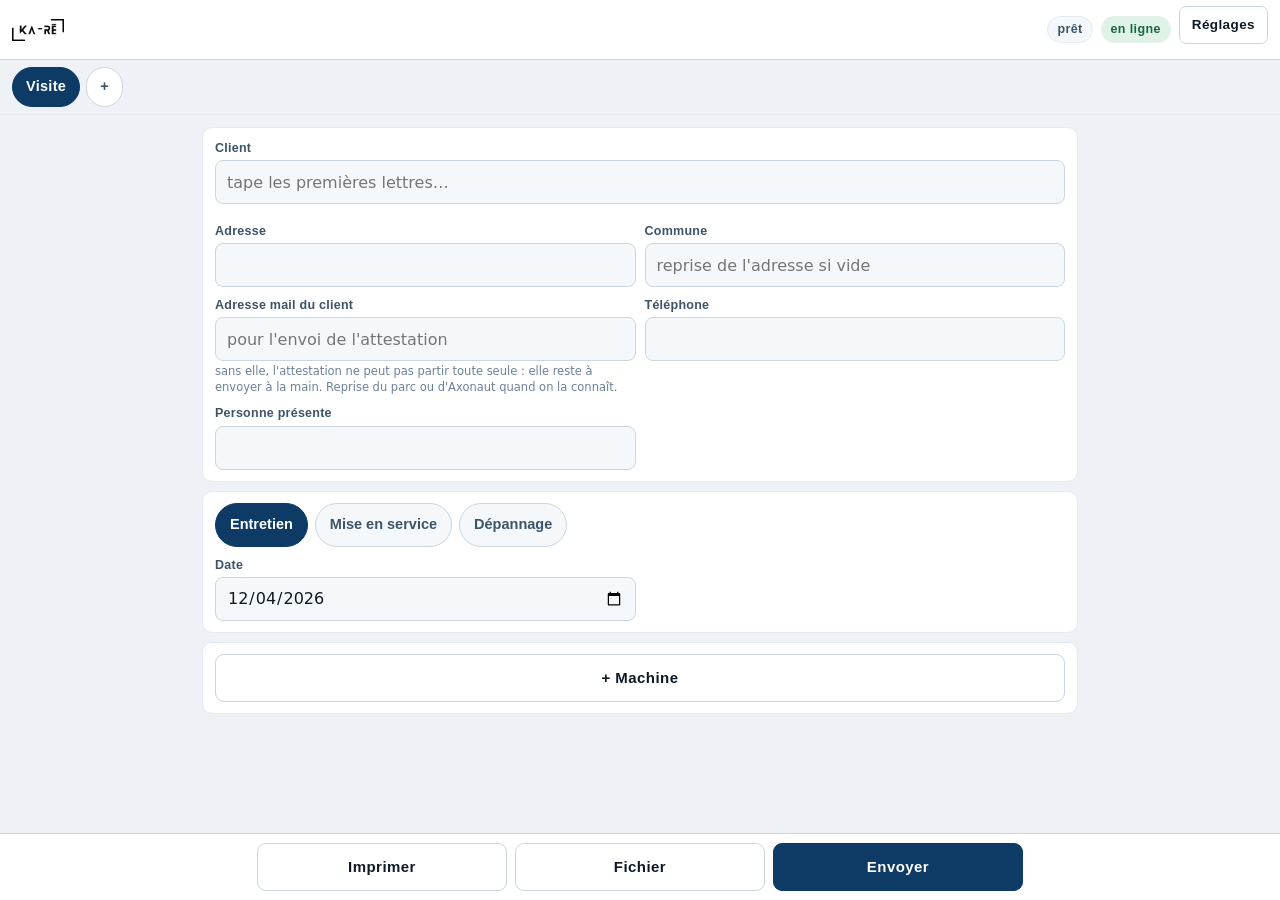
<file: index.html>
<!doctype html>
<html lang="fr">
<head>
<meta charset="utf-8">
<meta name="viewport" content="width=device-width, initial-scale=1, viewport-fit=cover">
<title>Fiche terrain KA-RÉ</title>
<meta name="description" content="Relevé d'intervention KA-RÉ — chaudière, PAC, clim, adoucisseur, VMC, chauffe-eau thermodynamique.">
<meta name="theme-color" content="#0D3B66">
<link rel="manifest" href="manifest.webmanifest">
<link rel="icon" href="icon-192.png">
<link rel="apple-touch-icon" href="icon-192.png">
<meta name="apple-mobile-web-app-capable" content="yes">
<meta name="apple-mobile-web-app-title" content="KA-RÉ">
<link rel="stylesheet" href="app.css?v=3.33">
</head>
<body>
<div class="barre">
  <img class="logo" src="logo.png?v=3.33" alt="KA-RÉ">
  <span class="pastille" id="pEtat">—</span>
  <span class="pastille" id="pReseau">—</span>
  <span class="pastille noprint" id="pFile" hidden>0 en attente</span>
  <button type="button" class="btn mini noprint" id="bReglages">Réglages</button>
</div>

<div class="maj-bandeau noprint" id="majBandeau" hidden>
  <span id="majBandeauTexte">Une nouvelle version de l'application est prête.</span>
  <button type="button" class="btn mini p" id="bMajInstaller">Installer maintenant</button>
  <button type="button" class="btn mini" id="bMajPlusTard">Plus tard</button>
</div>

<div class="onglets noprint" id="onglets" role="tablist"></div>

<main id="app"></main>

<div class="piedbar noprint">
  <button type="button" class="btn" id="bImprimer">Imprimer</button>
  <button type="button" class="btn" id="bFichier">Fichier</button>
  <button type="button" class="btn p" id="bEnvoyer">Envoyer</button>
</div>

<dialog id="dlgMachine">
  <div class="dlg-tete">Ajouter une machine</div>
  <div class="dlg-corps" id="listeTechnos"></div>
  <div class="dlg-pied"><button type="button" class="btn" data-fermer>Annuler</button></div>
</dialog>

<dialog id="dlgFiche" class="plein">
  <div class="dlg-tete" id="ficheTitre">Notice</div>
  <div class="fiche-onglets" id="ficheOnglets"></div>
  <div class="dlg-corps fiche-corps"><img id="ficheImg" alt="Planche de la notice"></div>
  <div class="dlg-pied fiche-pied">
    <button type="button" class="btn" id="fichePrec">‹ Précédente</button>
    <span class="fiche-pos" id="fichePos"></span>
    <button type="button" class="btn" id="ficheSuiv">Suivante ›</button>
    <button type="button" class="btn p" data-fermer>Fermer</button>
  </div>
</dialog>

<dialog id="dlgRestant">
  <div class="dlg-tete">Des relevés ne sont pas renseignés</div>
  <div class="dlg-corps">
    <div id="restantCorps"></div>
    <p class="aide">Ces points figureront sur le document du client avec la mention « non renseigné ». Si tu ne peux pas les prendre sur cet appareil, marque-les plutôt « sans objet » : c'est plus juste et ça se justifie.</p>
  </div>
  <div class="dlg-pied">
    <button type="button" class="btn" id="bRestantEnvoyer">Envoyer quand même</button>
    <button type="button" class="btn p" id="bRestantVoir">Aller les compléter</button>
  </div>
</dialog>

<dialog id="dlgEnvoi">
  <div class="dlg-tete">Ce qui va partir</div>
  <div class="dlg-corps">
    <div id="envoiDate"></div>
    <div class="champ plein" style="margin-bottom:10px">
      <label for="envoiMail">Adresse mail du client</label>
      <input type="email" id="envoiMail" placeholder="sans elle, l'attestation ne part pas au client" autocomplete="off">
      <div class="mini" id="envoiMailNote"></div>
    </div>
    <div id="envoiCorps"></div>
    <p class="aide">Décoche une fiche pour ne pas l'envoyer. Elle reste sur la tablette, tu pourras l'envoyer plus tard ou la supprimer.</p>
  </div>
  <div class="dlg-pied">
    <button type="button" class="btn" data-fermer>Annuler</button>
    <button type="button" class="btn p" id="bEnvoiGo">Envoyer</button>
  </div>
</dialog>

<dialog id="dlgSignRappel">
  <div class="dlg-tete">Le client n'a pas signé</div>
  <div class="dlg-corps">
    <p class="aide">La signature du commanditaire vaut preuve de remise du document. Si le client n'est pas là, le document doit le dire — c'est ce qui te protège en cas de contestation.</p>
  </div>
  <div class="dlg-pied">
    <button type="button" class="btn" id="bSignPlusTard">Continuer sans</button>
    <button type="button" class="btn" id="bSignAbsent">Client absent</button>
    <button type="button" class="btn p" id="bSignMaintenant">Faire signer</button>
  </div>
</dialog>

<dialog id="dlgApres">
  <div class="dlg-tete" id="apresTitre">Fiche envoyée</div>
  <div class="dlg-corps">
    <p class="aide" id="apresTexte">Tu peux enchaîner sur le client suivant : la visite en cours sera remise à zéro.</p>
  </div>
  <div class="dlg-pied">
    <button type="button" class="btn" data-fermer>Rester sur ce client</button>
    <button type="button" class="btn p" id="bNouveauClient">Client suivant</button>
  </div>
</dialog>

<dialog id="dlgSignClient">
  <div class="dlg-tete">Signature du client</div>
  <div class="dlg-corps" id="signClientCorps"></div>
  <div class="dlg-pied"><button type="button" class="btn" data-fermer>Fermer</button></div>
</dialog>

<dialog id="dlgReglages">
  <div class="dlg-tete">Réglages</div>
  <div class="dlg-corps">
    <div class="alerte info">Ces réglages restent sur cette tablette. Ils ne sont jamais publiés avec l'application.</div>
    <div class="champ plein" style="margin-bottom:10px">
      <label for="cfgFichier">Fichier de configuration KA-RÉ, ou fiche préparée</label>
      <div class="aide">Le fichier <b>config_KA-RE.json</b> contient le parc clients, l'adresse d'envoi et la clé (à importer une seule fois). Une <b>fiche préparée</b> par Claude (fiche_….json) se charge ici aussi, en secours : elle remplace la visite en cours après confirmation.</div>
      <input type="file" id="cfgFichier" accept=".json,application/json" style="margin-top:6px">
    </div>
    <div class="champ plein" style="margin-bottom:10px">
      <label>Fiche préparée par Claude</label>
      <div class="mini" id="fichePrepEtat">—</div>
      <button type="button" class="btn mini p" id="bFichePrep" style="margin-top:6px; width:100%">Récupérer la fiche préparée</button>
      <div class="mini">Claude la dépose dans Make ; elle arrive toute seule à l'ouverture de l'appli quand il y a du réseau. Ce bouton sert à la relancer ou à recharger une fiche déjà vue.</div>
    </div>
    <div class="champ plein" style="margin-bottom:10px">
      <label for="cfgWebhook">Adresse d'envoi (Make)</label>
      <input type="text" id="cfgWebhook" placeholder="collée depuis le fichier de configuration" autocomplete="off">
    </div>
    <div class="champ plein" style="margin-bottom:10px">
      <label for="cfgMajUrl">Adresse de mise à jour (parc et clients)</label>
      <input type="text" id="cfgMajUrl" placeholder="collée depuis le fichier de configuration" autocomplete="off">
      <div class="mini" id="majEtat">—</div>
      <button type="button" class="btn mini p" id="bMaj" style="margin-top:6px; width:100%">Mettre à jour le parc et les clients</button>
      <div class="mini">Va chercher les machines dans Notion et les clients dans Axonaut. Se fait aussi tout seul à l'ouverture, une fois par demi-journée, quand il y a du réseau.</div>
    </div>
    <div class="champ plein" style="margin-bottom:10px">
      <label for="cfgSecret">Clé partagée</label>
      <input type="text" id="cfgSecret" placeholder="clé" autocomplete="off">
    </div>
    <div class="champ plein" style="margin-bottom:10px">
      <label for="cfgTech">Nom du technicien</label>
      <input type="text" id="cfgTech" placeholder="Rémi KATA" autocomplete="off">
    </div>
    <div class="champ plein" style="margin-bottom:10px">
      <label>Ma signature</label>
      <div class="mini">Tracée une seule fois, apposée sur tous les documents.</div>
      <canvas id="cfgSign" class="sign-toile" width="600" height="200"></canvas>
      <div style="display:flex; gap:7px; margin-top:6px">
        <button type="button" class="btn mini" id="bSignEffacer">Effacer</button>
        <button type="button" class="btn mini p" id="bSignGarder">Enregistrer</button>
        <span class="mini" id="signEtat" style="align-self:center"></span>
      </div>
    </div>
    <div class="champ plein" style="margin-bottom:10px">
      <label for="cfgSignClient">Bloc de signature du client</label>
      <select id="cfgSignClient">
        <option value="oui">Afficher — je le fais signer</option>
        <option value="non">Ne pas afficher</option>
      </select>
    </div>
    <div class="champ plein" style="margin-bottom:10px">
      <label for="cfgCodeVerrou">Code de déverrouillage d'une fiche signée</label>
      <input type="password" id="cfgCodeVerrou" inputmode="numeric" placeholder="aucun code : une simple confirmation suffit" autocomplete="new-password">
      <div class="aide" id="cfgCodeVerrouAide">Une fiche signée par le client se verrouille : elle s'envoie et s'imprime, mais ne se modifie plus. « Modifier quand même » demande ce code, et efface la signature (le client resigne le document modifié). Pour changer le code, il faut l'ancien.</div>
    </div>
    <div class="champ plein" style="margin-bottom:10px">
      <label for="cfgMode">Points de contrôle</label>
      <select id="cfgMode">
        <option value="declare">Tout coché — je pointe les exceptions</option>
        <option value="aFaire">Rien coché — liste de ce qu'il me reste à faire</option>
      </select>
      <div class="mini">Dans les deux cas, un point se coche tout seul dès que la mesure qui le prouve est renseignée.</div>
    </div>
    <div class="champ plein" style="margin-bottom:10px">
      <label for="cfgFactureAuto">Facturation automatique des entretiens</label>
      <select id="cfgFactureAuto">
        <option value="non">Désactivée — je facture à la main</option>
        <option value="oui">Activée — Axonaut crée la facture au forfait à l'envoi</option>
      </select>
      <div class="mini">Grille HT : chaudière gaz 150 € · PAC air/eau 210 € · clim 150 € + 50 € par unité intérieure · adoucisseur 120 €. TVA 10 % par défaut. La ligne est proposée cochée sur l'écran d'envoi, tu décoches pour facturer autrement. Une facture émise ne s'annule pas.</div>
    </div>
    <details class="repl ouvert" open>
      <summary>Ma caisse à outils</summary>
      <div class="mini" style="margin:4px 0 8px">Seulement ce que les textes exigent. Repris d'office sur les documents selon la machine : l'analyseur sur les chaudières, le détecteur et l'appareil de mesure sur PAC, clim et chauffe-eau thermodynamique. Modifiable sur une fiche si tu empruntes du matériel.</div>
      <div class="g2">
        <div class="champ"><label for="cfgAnalyseurMarque">Analyseur de combustion — marque</label><input id="cfgAnalyseurMarque" type="text" placeholder="Sauermann" autocomplete="off"></div>
        <div class="champ"><label for="cfgAnalyseurRef">Analyseur — référence</label><input id="cfgAnalyseurRef" type="text" placeholder="Si-CA 130" autocomplete="off"><div class="aide">marque et référence sont exigées sur l'attestation chaudière</div></div>
        <div class="champ"><label for="cfgUniteTirage">Analyseur — unité du tirage affichée</label>
          <select id="cfgUniteTirage"><option value="Pa">Pa (pascal)</option><option value="mbar">mbar (millibar)</option><option value="hPa">hPa (hectopascal)</option></select>
          <div class="aide" id="cfgUniteTirageAide">le champ « tirage » des chaudières se saisit dans cette unité, telle que lue sur l'appareil ; le repère usuel est converti (1 mbar = 1 hPa = 100 Pa)</div></div>
        <div class="champ"><label for="cfgDetecteurRepere">Détecteur de fuite — n° de série ou repère</label><input id="cfgDetecteurRepere" type="text" placeholder="ex. LINSTRUMENT LT-100-PRO2 n° LD23120463" autocomplete="off"></div>
        <div class="champ"><label for="cfgDetecteurControle">Détecteur — dernier contrôle le</label><input id="cfgDetecteurControle" type="date"><div class="aide" id="cfgDetecteurEcheance">les deux sont exigés sur la fiche d'intervention fluides (CERFA 15497*04). Le contrôle du détecteur se fait tous les 12 mois</div></div>
        <div class="champ"><label for="cfgMesureMarque">Appareil de mesure frigorifique — marque</label><input id="cfgMesureMarque" type="text" placeholder="Testo" autocomplete="off"></div>
        <div class="champ"><label for="cfgMesureRef">Appareil de mesure — référence</label><input id="cfgMesureRef" type="text" placeholder="549i (manomètres) · 115i (thermomètres)" autocomplete="off"><div class="aide">manifold ou thermomètre avec lequel tu relèves : marque et référence sont exigées sur l'attestation PAC</div></div>
      </div>
      <div class="champ plein" style="margin-top:6px">
        <label for="cfgAppareils">Autres appareils (facultatif, texte libre)</label>
        <textarea id="cfgAppareils" placeholder="ne sert que si la caisse à outils est vide"></textarea>
      </div>
    </details>
    <details class="repl">
      <summary>Parc clients embarqué</summary>
      <div id="infoParc">—</div>
    </details>
    <details class="repl">
      <summary>Fiches enregistrées sur cette tablette</summary>
      <div id="infoVisites">—</div>
    </details>
    <details class="repl">
      <summary>Sources et réserves réglementaires</summary>
      <div id="infoSources"></div>
    </details>
    <div style="margin-top:12px; display:flex; gap:8px; flex-wrap:wrap">
      <button type="button" class="btn mini" id="bMajAppli">Chercher une mise à jour</button>
      <span class="mini" id="majAppliEtat" style="align-self:center"></span>
      <button type="button" class="btn mini" id="bTester">Tester l'envoi</button>
      <button type="button" class="btn mini" id="bVider">Vider la file d'attente</button>
      <button type="button" class="btn mini d" id="bReset">Effacer cette visite</button>
    </div>
  </div>
  <div class="dlg-pied"><button type="button" class="btn p" data-fermer>Fermer</button></div>
</dialog>

<script src="fiches.js?v=3.33"></script>
<script src="cerfa.js?v=3.33"></script>
<script src="app/30-catalogue.js?v=3.33"></script>
<script src="app/40-noyau.js?v=3.33"></script>
<script src="app/42-fluides.js?v=3.33"></script>
<script src="app/43-aide-frigo.js?v=3.33"></script>
<script src="app/44-ventilation.js?v=3.33"></script>
<script src="app/45-vues.js?v=3.33"></script>
<script src="app/47-signature-client.js?v=3.33"></script>
<script src="app/48-photos.js?v=3.33"></script>
<script src="app/49-facture.js?v=3.33"></script>
<script src="app/50-transport.js?v=3.33"></script>
<script src="app/52-maj.js?v=3.33"></script>
<script src="app/55-document.js?v=3.33"></script>
<script src="app/56-pdf.js?v=3.33"></script>
<script src="app/57-doc-pdf.js?v=3.33"></script>
<script src="app/58-cerfa.js?v=3.33"></script>
<script src="app/59-cerfa-pdf.js?v=3.33"></script>
<script src="app/60-boot.js?v=3.33"></script>
</body>
</html>
</file>
<file: app.css>
:root{
  --fond:#EEF2F6; --carte:#FFFFFF; --carte2:#F5F8FB;
  --trait:#C9D6E2; --trait2:#E2EAF2;
  --texte:#0E1A26; --texte2:#3D5468; --texte3:#6B8199;
  --marque:#0D3B66; --surmarque:#FFFFFF;
  --ok:#146B3A; --okf:#E0F2E7;
  --att:#9A5B00; --attf:#FCEEDA;
  --mal:#A31D14; --malf:#FAE4E1;
  --ui:'Barlow Semi Condensed','Arial Narrow',Arial,sans-serif;
  --corps:'Barlow',system-ui,-apple-system,'Segoe UI',Arial,sans-serif;
  --num:'IBM Plex Mono',ui-monospace,Menlo,Consolas,monospace;
  --r:10px;
}
@media (prefers-color-scheme:dark){
  :root:not([data-theme="light"]){
    --fond:#080F16; --carte:#101B26; --carte2:#16232F;
    --trait:#28394B; --trait2:#1D2C3A;
    --texte:#E9F0F6; --texte2:#A8BCCD; --texte3:#7A92A7;
    --marque:#84B6DC; --surmarque:#08131D;
    --ok:#5FCB8D; --okf:#0D2C1D;
    --att:#E9AC52; --attf:#33230B;
    --mal:#F27C6E; --malf:#371310;
  }
}
*{box-sizing:border-box; -webkit-tap-highlight-color:transparent}
html{-webkit-text-size-adjust:100%}
body{margin:0; background:var(--fond); color:var(--texte); font-family:var(--corps); font-size:16px; line-height:1.45}
:focus-visible{outline:3px solid var(--marque); outline-offset:2px}
input,select,textarea,button{font:inherit; color:inherit}

/* ---------- barre ---------- */
.barre{position:sticky; top:0; z-index:30; background:var(--carte); border-bottom:1px solid var(--trait); padding:8px 12px; display:flex; gap:8px; align-items:center; flex-wrap:wrap}
.barre .logo{height:22px; width:auto; margin-right:auto; display:block}
@media (prefers-color-scheme:dark){:root:not([data-theme="light"]) .barre .logo{filter:invert(1)}}
:root[data-theme="dark"] .barre .logo{filter:invert(1)}
.choix-fiche{display:flex; gap:10px; align-items:flex-start; padding:9px 2px; border-bottom:1px solid var(--trait2)}
.choix-fiche:last-child{border-bottom:0}
.choix-fiche input{width:22px; height:22px; flex:0 0 auto; margin-top:2px}
.choix-fiche .txt{min-width:0}
.choix-fiche .t1{font-weight:600; font-size:14px}
.choix-fiche .t2{font-size:12.5px; color:var(--texte2); margin-top:2px}
.choix-fiche .t2.att{color:var(--att); font-weight:600}
.maj-bandeau{position:sticky; top:0; z-index:29; display:flex; gap:8px; align-items:center; flex-wrap:wrap;
  padding:9px 12px; background:var(--attf); color:var(--att); border-bottom:1px solid var(--trait);
  font-family:var(--ui); font-size:13.5px; font-weight:600}
.maj-bandeau span{margin-right:auto}
.maj-bandeau[hidden]{display:none}
.pastille{font-family:var(--ui); font-size:12.5px; font-weight:600; letter-spacing:.03em; padding:3px 9px; border-radius:999px; background:var(--carte2); color:var(--texte2); border:1px solid var(--trait2); white-space:nowrap}
.pastille.ok{background:var(--okf); color:var(--ok); border-color:transparent}
.pastille.att{background:var(--attf); color:var(--att); border-color:transparent}
.pastille.mal{background:var(--malf); color:var(--mal); border-color:transparent}

/* ---------- onglets ---------- */
.onglets{position:sticky; top:45px; z-index:29; background:var(--fond); border-bottom:1px solid var(--trait2); display:flex; gap:6px; padding:7px 12px; overflow-x:auto; -webkit-overflow-scrolling:touch; scrollbar-width:none}
.onglets::-webkit-scrollbar{display:none}
.ong{flex:0 0 auto; font-family:var(--ui); font-weight:600; font-size:14.5px; letter-spacing:.02em; padding:8px 13px; min-height:40px; border-radius:999px; border:1.5px solid var(--trait); background:var(--carte); color:var(--texte2); cursor:pointer; display:flex; align-items:center; gap:6px}
.ong[aria-selected="true"]{background:var(--marque); border-color:var(--marque); color:var(--surmarque)}
.ong .pc{font-family:var(--num); font-size:11px; opacity:.75}

/* ---------- structure ---------- */
main{max-width:900px; margin:0 auto; padding:12px 12px 120px}
.carte{background:var(--carte); border:1px solid var(--trait2); border-radius:var(--r); padding:11px 12px; margin-bottom:9px}
.carte > h2{font-family:var(--ui); font-weight:700; font-size:12.5px; letter-spacing:.1em; text-transform:uppercase; color:var(--marque); margin:0 0 8px; display:flex; align-items:center; gap:7px}
.carte > h2 .cpt{margin-left:auto; font-family:var(--num); font-size:11.5px; font-weight:400; letter-spacing:0; color:var(--texte3); text-transform:none}
.g2{display:grid; grid-template-columns:1fr 1fr; gap:9px}
@media (max-width:560px){ .g2{grid-template-columns:1fr} }
.champ{display:flex; flex-direction:column; gap:3px; min-width:0}
.champ.plein{grid-column:1/-1}
.champ > label{font-family:var(--ui); font-weight:600; font-size:12.5px; letter-spacing:.02em; color:var(--texte2); display:flex; align-items:baseline; gap:5px}
.champ > label .u{font-family:var(--num); font-size:11px; color:var(--texte3)}
.champ .aide{font-size:11.5px; color:var(--texte3); line-height:1.35}
input[type=text],input[type=number],input[type=date],select,textarea{
  width:100%; min-height:44px; padding:8px 11px; border:1.5px solid var(--trait); border-radius:8px;
  background:var(--carte2); color:var(--texte); font-size:16px;
}
textarea{min-height:60px; resize:vertical; line-height:1.4}
input[type=number]{font-family:var(--num); font-variant-numeric:tabular-nums}
select{appearance:none; background-image:linear-gradient(45deg,transparent 50%,var(--texte3) 50%),linear-gradient(135deg,var(--texte3) 50%,transparent 50%); background-position:calc(100% - 17px) 21px,calc(100% - 12px) 21px; background-size:5px 5px,5px 5px; background-repeat:no-repeat; padding-right:34px}
.verdict{font-family:var(--ui); font-weight:700; font-size:12px; letter-spacing:.04em; padding:2px 8px; border-radius:5px; align-self:flex-start}
.verdict.ok{background:var(--okf); color:var(--ok)}
.verdict.att{background:var(--attf); color:var(--att)}
.verdict.mal{background:var(--malf); color:var(--mal)}
.calc{font-family:var(--num); font-weight:600; font-size:17px; min-height:46px; display:flex; align-items:center; padding:9px 11px; border:1.5px dashed var(--trait); border-radius:8px; background:transparent}

/* ---------- puces / chips ---------- */
.chips{display:flex; gap:7px; flex-wrap:wrap}
.chip{font-family:var(--ui); font-weight:600; font-size:14.5px; padding:9px 14px; min-height:44px; border-radius:999px; border:1.5px solid var(--trait); background:var(--carte2); color:var(--texte2); cursor:pointer; display:flex; align-items:center; gap:6px}
.chip[aria-pressed="true"]{background:var(--marque); border-color:var(--marque); color:var(--surmarque)}

/* ---------- points de contrôle ---------- */
.pc-ligne{display:flex; flex-wrap:wrap; gap:8px; align-items:center; padding:5px 0; border-bottom:1px solid var(--trait2)}
.pc-motif{flex:1 0 100%; padding:2px 0 4px 0}
.pc-motif input{width:100%; border:1.5px solid var(--mal); border-radius:7px; padding:8px 10px; font-size:13.5px; font-family:var(--ui); background:var(--carte)}
.pc-motif input:not(:placeholder-shown){border-color:var(--trait)}
.pc-motif .chips{margin-top:4px}
.aide-releve{background:var(--carte2); border:1px solid var(--trait2); border-radius:9px; padding:10px 12px; margin:6px 0 10px; font-size:13px; line-height:1.45}
.aide-releve h4{margin:8px 0 3px; font-size:12.5px; text-transform:uppercase; letter-spacing:.03em; color:var(--texte2)}
.aide-releve h4:first-child{margin-top:0}
.aide-releve ul{margin:0; padding-left:18px}
.aide-releve li{margin:2px 0}
.aide-releve .att{color:var(--mal); font-weight:600}
.doc-nc{margin-top:6px}
.doc-nc .l{display:flex; gap:8px; padding:2px 0; font-size:9.5pt}
.doc-nc .l b{flex:0 0 auto}
.doc-nc .motif{color:var(--texte2); font-style:italic}
.pc-ligne:last-child{border-bottom:0}
.pc-lib{flex:1; font-size:13.5px; line-height:1.3; min-width:0}
.pc-etats{flex:0 0 auto; display:flex; gap:5px}
.et{width:38px; height:38px; border-radius:7px; border:1.5px solid var(--trait); background:var(--carte2); color:var(--texte3); font-family:var(--ui); font-weight:700; font-size:13px; cursor:pointer; display:flex; align-items:center; justify-content:center}
.et[aria-pressed="true"][data-v="ok"]{background:var(--ok); border-color:var(--ok); color:#fff}
.et[aria-pressed="true"][data-v="non"]{background:var(--mal); border-color:var(--mal); color:#fff}
.et[aria-pressed="true"][data-v="np"]{background:var(--texte3); border-color:var(--texte3); color:var(--carte)}
/* 3.32 — verdict d'aération du local : « conforme » et « sans objet » n'avaient aucune couleur (Rémi, 20/10) */
.et[aria-pressed="true"][data-v="conforme"]{background:var(--ok); border-color:var(--ok); color:#fff}
.et[aria-pressed="true"][data-v="so"]{background:var(--texte3); border-color:var(--texte3); color:var(--carte)}
.mini{font-size:11.5px; color:var(--texte3); margin:-2px 0 7px; line-height:1.35}
.exc{font-size:12.5px; line-height:1.4; color:var(--texte2); padding:1px 0}
.exc.mal{color:var(--mal); font-weight:600}
.tag{font-family:var(--ui); font-weight:700; font-size:10.5px; letter-spacing:.06em; text-transform:uppercase; padding:2px 7px; border-radius:4px; background:var(--marque); color:var(--surmarque); margin-left:auto}
.tag.gris{background:var(--carte2); color:var(--texte3); border:1px solid var(--trait)}
.cpt.mal{color:var(--mal); font-weight:600}
.rang{display:flex; gap:6px; align-items:stretch; margin-bottom:6px}
.rang .mach{margin-bottom:0}
.mach .plus{font-family:var(--ui); font-weight:700; font-size:20px; color:var(--marque); padding:0 4px}
.ong .pc{font-family:var(--ui); font-size:11px; font-weight:700; color:var(--mal)}
.ong[aria-selected="true"] .pc{color:inherit}
details.repl.ouvert{border:0; background:transparent}
details.repl.ouvert > summary{display:none}
details.repl.ouvert > div{padding:0}
details.repl > summary .cpt{margin-left:auto; font-family:var(--num); font-size:11px; color:var(--texte3)}
details.repl > summary{justify-content:flex-start}

/* ---------- sous-machines ---------- */
.sm{border:1px solid var(--trait2); border-radius:9px; padding:10px; margin-bottom:9px; background:var(--carte2)}
.sm-tete{display:flex; align-items:center; gap:8px; margin-bottom:8px}
.sm-tete .n{font-family:var(--ui); font-weight:700; font-size:13px; letter-spacing:.05em; color:var(--marque); text-transform:uppercase}
.case{width:44px; height:44px; border-radius:8px; border:1.5px solid var(--trait); background:var(--carte); cursor:pointer; display:flex; align-items:center; justify-content:center; font-size:19px; color:transparent}
.case[aria-pressed="true"]{background:var(--ok); border-color:var(--ok); color:#fff}

/* ---------- machines de la visite ---------- */
.mach{display:flex; align-items:center; gap:10px; padding:11px; border:1.5px solid var(--trait); border-radius:9px; margin-bottom:8px; background:var(--carte2); width:100%; text-align:left; cursor:pointer}
.mach .ic{font-size:22px; flex:0 0 auto}
.mach .txt{flex:1; min-width:0}
.mach .t1{font-family:var(--ui); font-weight:700; font-size:15px}
.mach .t2{font-size:12.5px; color:var(--texte3); overflow:hidden; text-overflow:ellipsis; white-space:nowrap}

/* ---------- boutons ---------- */
.btn{font-family:var(--ui); font-weight:700; font-size:15px; letter-spacing:.03em; padding:11px 16px; min-height:48px; border-radius:9px; border:1.5px solid var(--trait); background:var(--carte); color:var(--texte); cursor:pointer; display:inline-flex; align-items:center; justify-content:center; gap:7px}
.btn.p{background:var(--marque); border-color:var(--marque); color:var(--surmarque)}
.btn.d{border-color:var(--mal); color:var(--mal)}
.btn.mini{min-height:38px; padding:6px 12px; font-size:13.5px; border-radius:7px}
.btn:disabled{opacity:.45; cursor:not-allowed}
.piedbar{position:fixed; left:0; right:0; bottom:0; z-index:28; background:var(--carte); border-top:1px solid var(--trait); padding:9px 12px calc(9px + env(safe-area-inset-bottom)); display:flex; gap:8px; justify-content:center; flex-wrap:wrap}
.piedbar .btn{flex:1 1 140px; max-width:250px}

/* ---------- divers ---------- */
.alerte{border-radius:8px; padding:10px 12px; font-size:13.5px; line-height:1.45; margin-bottom:10px; border:1px solid}
.alerte.att{background:var(--attf); color:var(--att); border-color:var(--att)}
.alerte.mal{background:var(--malf); color:var(--mal); border-color:var(--mal)}
.alerte.info{background:var(--carte2); color:var(--texte2); border-color:var(--trait)}
.alerte b{font-family:var(--ui)}
.vide{text-align:center; color:var(--texte3); font-size:14px; padding:18px 10px; line-height:1.5}
.toast{position:fixed; left:50%; bottom:86px; transform:translateX(-50%); z-index:60; background:var(--texte); color:var(--fond); padding:11px 17px; border-radius:9px; font-family:var(--ui); font-weight:600; font-size:14.5px; box-shadow:0 6px 24px -8px rgba(0,0,0,.5); max-width:92vw; text-align:center}
.toast.mal{background:var(--mal); color:#fff}
.toast.ok{background:var(--ok); color:#fff}
dialog{border:0; border-radius:14px; padding:0; background:var(--carte); color:var(--texte); max-width:520px; width:calc(100vw - 24px)}
dialog::backdrop{background:rgba(8,15,22,.6)}
.dlg-tete{padding:14px 16px; border-bottom:1px solid var(--trait2); font-family:var(--ui); font-weight:700; font-size:15px; letter-spacing:.04em; text-transform:uppercase; color:var(--marque)}
.dlg-corps{padding:14px 16px; max-height:64vh; overflow:auto}
.dlg-pied{padding:12px 16px; border-top:1px solid var(--trait2); display:flex; gap:8px; justify-content:flex-end}
details.repl{border:1px solid var(--trait2); border-radius:8px; margin-bottom:8px; background:var(--carte2)}
details.repl > summary{padding:10px 12px; cursor:pointer; font-family:var(--ui); font-weight:600; font-size:13.5px; color:var(--texte2); list-style:none; display:flex; align-items:center; gap:7px}
details.repl > summary::-webkit-details-marker{display:none}
details.repl > summary::before{content:"▸"; color:var(--texte3)}
details.repl[open] > summary::before{content:"▾"}
details.repl > div{padding:0 12px 12px; font-size:13px; line-height:1.5; color:var(--texte2)}
/* le titre d'un volet ouvert reste sous la main pendant qu'on fait défiler */
details.repl[open] > summary{position:sticky; top:0; z-index:4; background:var(--carte2);
  border-bottom:1px solid var(--trait2); border-radius:8px 8px 0 0}
.repl-pied{padding:0 12px 10px}
.repl-pied .btn{width:100%}
details.repl:not([open]) > .repl-pied{display:none}
/* la notice se feuillette : onglets en haut, flèches en bas */
.fiche-onglets{display:flex; gap:6px; overflow-x:auto; padding:8px 12px; border-bottom:1px solid var(--trait2); flex:0 0 auto}
.fiche-onglets .chip{white-space:nowrap}
.fiche-onglets .chip[aria-pressed="true"]{background:var(--accent); color:#fff; border-color:var(--accent)}
.fiche-pied{gap:8px; align-items:center}
.fiche-pos{font-family:var(--num); font-size:12px; color:var(--texte3); min-width:52px; text-align:center}
.btn.large{width:100%; padding:14px; font-size:15px}
.pc-etats.large{display:flex; gap:8px; margin-top:6px}
.pc-etats.large .et.large{flex:1; width:auto; height:auto; padding:12px 6px; font-size:14px; font-weight:600}
/* une plage usuelle n'est pas un seuil : elle se lit, elle n'alarme pas */
.verdict.info{background:var(--carte2); color:var(--texte3); border:1px solid var(--trait2)}
.tagf{margin-left:6px; font-size:10px; padding:1px 5px; border-radius:4px; background:var(--carte2); color:var(--texte3); border:1px solid var(--trait2)}
.ref-plage{font-family:var(--num); font-size:11.5px; color:var(--texte3); margin-top:3px}
.mono{font-family:var(--num); font-size:12px; word-break:break-all}

@media print{
  .barre,.onglets,.piedbar,.btn,.toast,.noprint{display:none !important}
  /* le document remis au client doit contenir TOUS les points, repliés ou non */
  details.repl{border:0; background:transparent; margin:0}
  details.repl > div{display:block !important; padding:0}
  details.repl > summary{list-style:none; font-family:var(--ui); font-weight:700; font-size:9.5pt;
    color:#0D3B66; padding:4px 0 2px; text-transform:uppercase; letter-spacing:.06em}
  details.repl > summary::before{content:none}
  .mini,.exc{font-size:8.5pt}
  body{background:#fff; font-size:10pt}
  main{max-width:none; padding:0}
  .carte{border:0; border-bottom:1px solid #ccc; border-radius:0; padding:6px 0; margin:0; break-inside:auto}
  .pc-ligne{break-inside:avoid}
  .carte > h2{color:#0D3B66; font-size:10pt; break-after:avoid}
}

/* ============ document remis au client ============ */
#zoneImpression{display:none}
body.mode-impression > *:not(#zoneImpression){display:none !important}
body.mode-impression #zoneImpression{display:block}
.doc{font-family:var(--corps); color:#0E1A26; background:#fff; max-width:190mm; margin:0 auto; padding:6mm 0}
.doc.saut{page-break-before:always; break-before:page}
.doc-entete{display:flex; gap:6mm; align-items:flex-start; border-bottom:2.2px solid #0D3B66; padding-bottom:3mm; margin-bottom:4mm}
.doc-logo{width:42mm; height:auto; flex:0 0 auto}
.doc-ident{flex:1; min-width:0}
.doc-ident .slog{font-style:italic; font-size:9.6pt; color:#3D5468; margin-bottom:1mm}
.doc-ident .coord{font-size:8.6pt; color:#3D5468; line-height:1.45}
.doc-ident .qualif{font-family:var(--num); font-size:7.2pt; color:#6B8199; margin-top:.8mm}
.doc h1{font-family:var(--ui); font-weight:700; font-size:14.5pt; letter-spacing:.02em; text-transform:uppercase;
  margin:0 0 1.5mm; color:#0E1A26; break-after:avoid}
.doc-sous{font-size:8.2pt; color:#3D5468; line-height:1.45; margin-bottom:4mm; break-after:avoid}
.doc-sect{margin-bottom:3.5mm; break-inside:auto}
.doc h2{font-family:var(--ui); font-weight:700; font-size:9.4pt; letter-spacing:.1em; text-transform:uppercase;
  color:#fff; background:#0D3B66; padding:1.4mm 2.4mm; border-radius:1mm; margin:0 0 1.8mm;
  break-after:avoid; -webkit-print-color-adjust:exact; print-color-adjust:exact}
.doc h3{font-family:var(--ui); font-weight:700; font-size:8.6pt; letter-spacing:.05em; text-transform:uppercase;
  color:#0D3B66; margin:2.5mm 0 1mm; break-after:avoid}
.dl{display:flex; gap:3mm; font-size:8.8pt; line-height:1.4; padding:.7mm 0; border-bottom:.4px solid #E2EAF2; break-inside:avoid}
.dk{flex:0 0 52mm; font-weight:600; color:#3D5468}
.dv{flex:1; min-width:0; white-space:pre-wrap}
.doc-leg{font-size:7.8pt; color:#6B8199; margin-bottom:1.2mm}
.doc-tbl{width:100%; border-collapse:collapse; break-inside:auto}
.doc-tbl td{border:.4px solid #C9D6E2; padding:1.1mm 2mm; font-size:8.4pt; line-height:1.3; vertical-align:top; break-inside:avoid}
.doc-tbl td.c{width:14mm; text-align:center; font-weight:700}
.doc-tbl td.c.mal{color:#A31D14}
.doc-ec{font-size:8.6pt; line-height:1.45; margin-bottom:1.5mm}
.doc-ec .mal{color:#A31D14; font-weight:600}
.doc-mention{font-size:7.4pt; color:#6B8199; line-height:1.4; margin-top:1.5mm; font-style:italic}
.doc-clause{font-size:7.6pt; color:#3D5468; line-height:1.45; font-style:italic;
  border-left:2px solid #0D3B66; background:#F5F8FB; padding:2mm 2.6mm; margin:3mm 0; break-inside:avoid;
  -webkit-print-color-adjust:exact; print-color-adjust:exact}
.doc-sign{display:flex; gap:4mm; margin-top:3mm; break-inside:avoid}
.doc-sign > div{flex:1 1 0; min-width:0; border:.4px solid #C9D6E2; border-radius:1mm; padding:2mm 2.4mm; min-height:20mm}
.doc-sign .l{font-family:var(--ui); font-weight:700; font-size:8pt; text-transform:uppercase; letter-spacing:.05em; color:#0D3B66}
.doc-pied{margin-top:3mm; padding-top:1.6mm; border-top:.4px solid #C9D6E2; font-size:7.2pt; color:#6B8199;
  text-align:center; line-height:1.5; break-inside:avoid}

@media print{
  @page{size:A4; margin:10mm 11mm}
  #zoneImpression{display:block}
  .doc{max-width:none; padding:0}
}
.auto{font-family:var(--ui); font-weight:700; font-size:9.5px; letter-spacing:.05em; text-transform:uppercase;
  color:var(--ok); background:var(--okf); padding:1px 5px; border-radius:3px; margin-left:6px; vertical-align:1px}
@media print{ .auto{display:none} }
.barre-geste{display:flex; gap:7px; margin-bottom:8px}
.so-btn{font-family:var(--ui); font-weight:600; font-size:11px; letter-spacing:.03em; color:var(--texte3);
  background:transparent; border:1px dashed var(--trait); border-radius:5px; padding:2px 8px; cursor:pointer; margin-top:2px}
.so-btn:hover{color:var(--texte2); border-color:var(--texte3)}
.champ.so > label{opacity:.55}
.so-box{display:flex; align-items:center; gap:8px; min-height:44px; padding:8px 11px;
  border:1.5px dashed var(--trait); border-radius:8px; background:transparent}
.so-txt{flex:1; font-size:12.5px; color:var(--texte3); font-style:italic}
@media print{ .so-btn{display:none} }
.chips.petit{gap:5px}
.chip.mini{font-size:12.5px; padding:6px 11px; min-height:36px; border-radius:7px}
/* Un constat de défaut posé sur une mesure (vase HS, remplissage impossible) : enfoncé, il se lit comme une alerte, pas comme un choix. */
.chip.etat[aria-pressed="true"]{background:var(--mal); border-color:var(--mal); color:#fff}
.sign-toile{width:100%; height:auto; aspect-ratio:3/1; border:1.5px dashed var(--trait); border-radius:8px;
  background:var(--carte2); touch-action:none; display:block; cursor:crosshair}
.doc-para{display:block; max-width:52mm; max-height:18mm; margin:1.5mm 0}
.doc-sign .dt{font-size:7.4pt; color:#6B8199; margin-top:1mm}
.vignettes{display:grid; grid-template-columns:repeat(auto-fill,minmax(96px,1fr)); gap:7px}
.vign{position:relative; border:1px solid var(--trait2); border-radius:8px; overflow:hidden; background:var(--carte2)}
.vign img{width:100%; height:82px; object-fit:cover; display:block}
.vign .et{position:absolute; left:0; right:0; bottom:0; font-family:var(--ui); font-size:10px; font-weight:600;
  background:rgba(13,59,102,.86); color:#fff; padding:2px 5px; text-align:center}
.vign .oter{position:absolute; top:2px; right:2px; background:rgba(255,255,255,.9); border-radius:5px; color:var(--mal); padding:0 6px}
.doc-vign{display:grid; grid-template-columns:1fr 1fr; gap:4mm; break-inside:avoid}
.doc-vign figure{margin:0; break-inside:avoid}
.doc-vign img{width:100%; height:auto; max-height:70mm; object-fit:contain; border:.4px solid #C9D6E2; border-radius:1mm; display:block}
.doc-vign figcaption{font-size:7.6pt; color:#3D5468; margin-top:.8mm; text-align:center}
.doc-sign .absent{font-family:var(--ui); font-weight:700; font-size:8.4pt; letter-spacing:.05em;
  color:#9A5B00; background:#FCEEDA; padding:1.5mm 2mm; border-radius:1mm; margin-top:2mm; display:inline-block;
  -webkit-print-color-adjust:exact; print-color-adjust:exact}
/* 3.30 — le client lit le document avant de signer ; fiche verrouillée après */
#dlgSignClient.plein .dlg-corps{max-height:82vh}
.sc-lire{border:1px solid var(--trait2); border-left:4px solid var(--marque); border-radius:8px; padding:10px 12px; margin-bottom:10px; background:var(--carte2)}
.sc-lire-t{font-size:15px; line-height:1.45; margin-bottom:4px}
.sc-lire .btn{margin-top:8px}
.sc-doc{background:#fff; border:1px solid var(--trait2); border-radius:8px; padding:8px 12px; margin-bottom:14px; overflow:auto}
.sc-doc .doc{max-width:100%; padding:2mm 0}
.sc-doc .doc.saut{page-break-before:auto; break-before:auto; border-top:2px dashed #C9D6E2; margin-top:8mm; padding-top:6mm}
.verrou-bandeau{display:flex; flex-wrap:wrap; align-items:center; gap:8px 12px; border-left:4px solid var(--marque)}
.verrou-bandeau .verrou-t{flex:1 1 260px}
#app.verrou .carte:not([data-verrou-ok]){opacity:.78}
#app.verrou .carte:not([data-verrou-ok]) input:disabled,
#app.verrou .carte:not([data-verrou-ok]) select:disabled,
#app.verrou .carte:not([data-verrou-ok]) textarea:disabled{background:var(--carte2); color:var(--texte); opacity:1}
.devis-ligne{margin-top:8px; padding:8px 10px; border:1px dashed var(--trait); border-radius:8px}
.devis-ligne label{display:flex; align-items:center; gap:8px; font-size:13.5px; font-weight:600; cursor:pointer}
.devis-ligne input[type=checkbox]{width:22px; height:22px; flex:0 0 auto}
.devis-ligne textarea{width:100%; margin-top:6px; min-height:44px}
.sc-intro{margin-bottom:12px}
.sc-t{font-family:var(--ui); font-weight:700; font-size:14px; color:var(--marque); margin-bottom:6px}
.sc-liste{font-size:14.5px; line-height:1.55; margin-bottom:8px}
.sc-t2{font-size:13.5px; color:var(--texte2); line-height:1.45}
.sc-mention{font-size:11.5px; color:var(--texte3); line-height:1.4; margin-top:8px; font-style:italic}
.sc-barre{display:flex; gap:8px; margin-top:10px; flex-wrap:wrap}
.sc-barre .btn.p{flex:1 1 160px}
.sc-vu{border:1px solid var(--trait2); border-radius:8px; padding:8px; background:var(--carte2); margin-bottom:8px}
.sc-vu img{max-width:100%; max-height:70px; display:block}
input.choisi{font-weight:600}
input.choisi::placeholder{color:var(--texte); opacity:1; font-weight:600}
.resultats{display:flex; flex-direction:column; gap:5px; margin-top:6px}
.res{text-align:left; border:1px solid var(--trait2); border-radius:8px; background:var(--carte2);
  padding:9px 11px; cursor:pointer; width:100%}
.res .r1{font-family:var(--ui); font-weight:700; font-size:14.5px; display:flex; align-items:center; gap:7px}
.res .r2{font-size:12px; color:var(--texte3); margin-top:1px; overflow:hidden; text-overflow:ellipsis; white-space:nowrap}
.tagp{font-family:var(--ui); font-size:9.5px; font-weight:700; letter-spacing:.05em; text-transform:uppercase;
  background:var(--okf); color:var(--ok); padding:1px 5px; border-radius:3px}

/* client déjà choisi : nom + bouton de correction sur une seule ligne */
.choisi-ligne{display:flex; align-items:center; gap:9px; padding:8px 10px; margin-top:6px;
  background:var(--okf); border-radius:var(--r)}
.choisi-ligne .choisi-nom{font-family:var(--ui); font-weight:600; font-size:14px; color:var(--ok); flex:1; min-width:0;
  overflow:hidden; text-overflow:ellipsis; white-space:nowrap}

/* mémo d'aération : l'exigence en gros, la source en petit dessous */
.exig{padding:8px 10px; margin-bottom:7px; background:var(--carte2); border-radius:var(--r); border-left:3px solid var(--marque)}
.exig-quoi{font-family:var(--ui); font-weight:600; font-size:13px; color:var(--texte2)}
.exig-val{font-family:var(--num); font-size:14px; font-weight:600; color:var(--texte); margin:2px 0 3px}
.exig-src{font-size:10.5px; color:var(--texte3); margin-top:4px; font-style:italic}

.exig.mal{border-left-color:var(--mal); background:var(--malf)}
.exig.mal .exig-val{color:var(--mal)}
.exig-niv{font-family:var(--ui); font-size:11.5px; font-weight:600; color:var(--att); margin-bottom:3px}

/* visionneur de fiches : l'image occupe l'écran, on peut la faire défiler et zoomer */
dialog.plein{width:min(96vw,1100px); max-width:96vw}
.fiche-corps{overflow:auto; -webkit-overflow-scrolling:touch; max-height:70vh; background:#fff; border-radius:var(--r)}
.fiche-corps img{display:block; width:100%; height:auto; min-width:700px}
.exig-ecart{font-size:11.5px; line-height:1.4; color:var(--att); background:var(--attf);
  border-radius:8px; padding:6px 8px; margin-top:5px}

.facture-ligne{margin-top:6px; padding:8px 10px; border:1px dashed var(--trait); border-radius:8px; background:var(--carte)}
.facture-ligne label{display:flex; align-items:flex-start; gap:8px; font-size:13.5px; line-height:1.35; cursor:pointer}
.facture-ligne input[type=checkbox]{width:20px; height:20px; margin-top:1px; flex:0 0 auto}
.facture-ligne .chips{margin-top:6px}
.t2.mal{color:var(--mal); font-weight:600}
.aide.mal{color:var(--mal); font-weight:600}
.aide.att{color:var(--att); font-weight:600}
.conf-nc, .conf-ec{margin-top:8px; margin-bottom:4px}
.conf-nc .t2, .conf-ec .t2{color:inherit; font-weight:600; margin:0}
.conf-nc ul, .conf-ec ul{margin:4px 0 6px; padding-left:18px; font-size:12.5px}
.conf-ec li.mal{font-weight:700}
.conf-ec .mini{color:inherit}
.conf-nc li, .conf-ec li{margin:2px 0}
.conf-nc-oui{display:flex; align-items:flex-start; gap:8px; font-size:13.5px; font-weight:600; cursor:pointer}
.conf-nc-oui input[type=checkbox]{width:22px; height:22px; margin-top:0; flex:0 0 auto}
</file>
